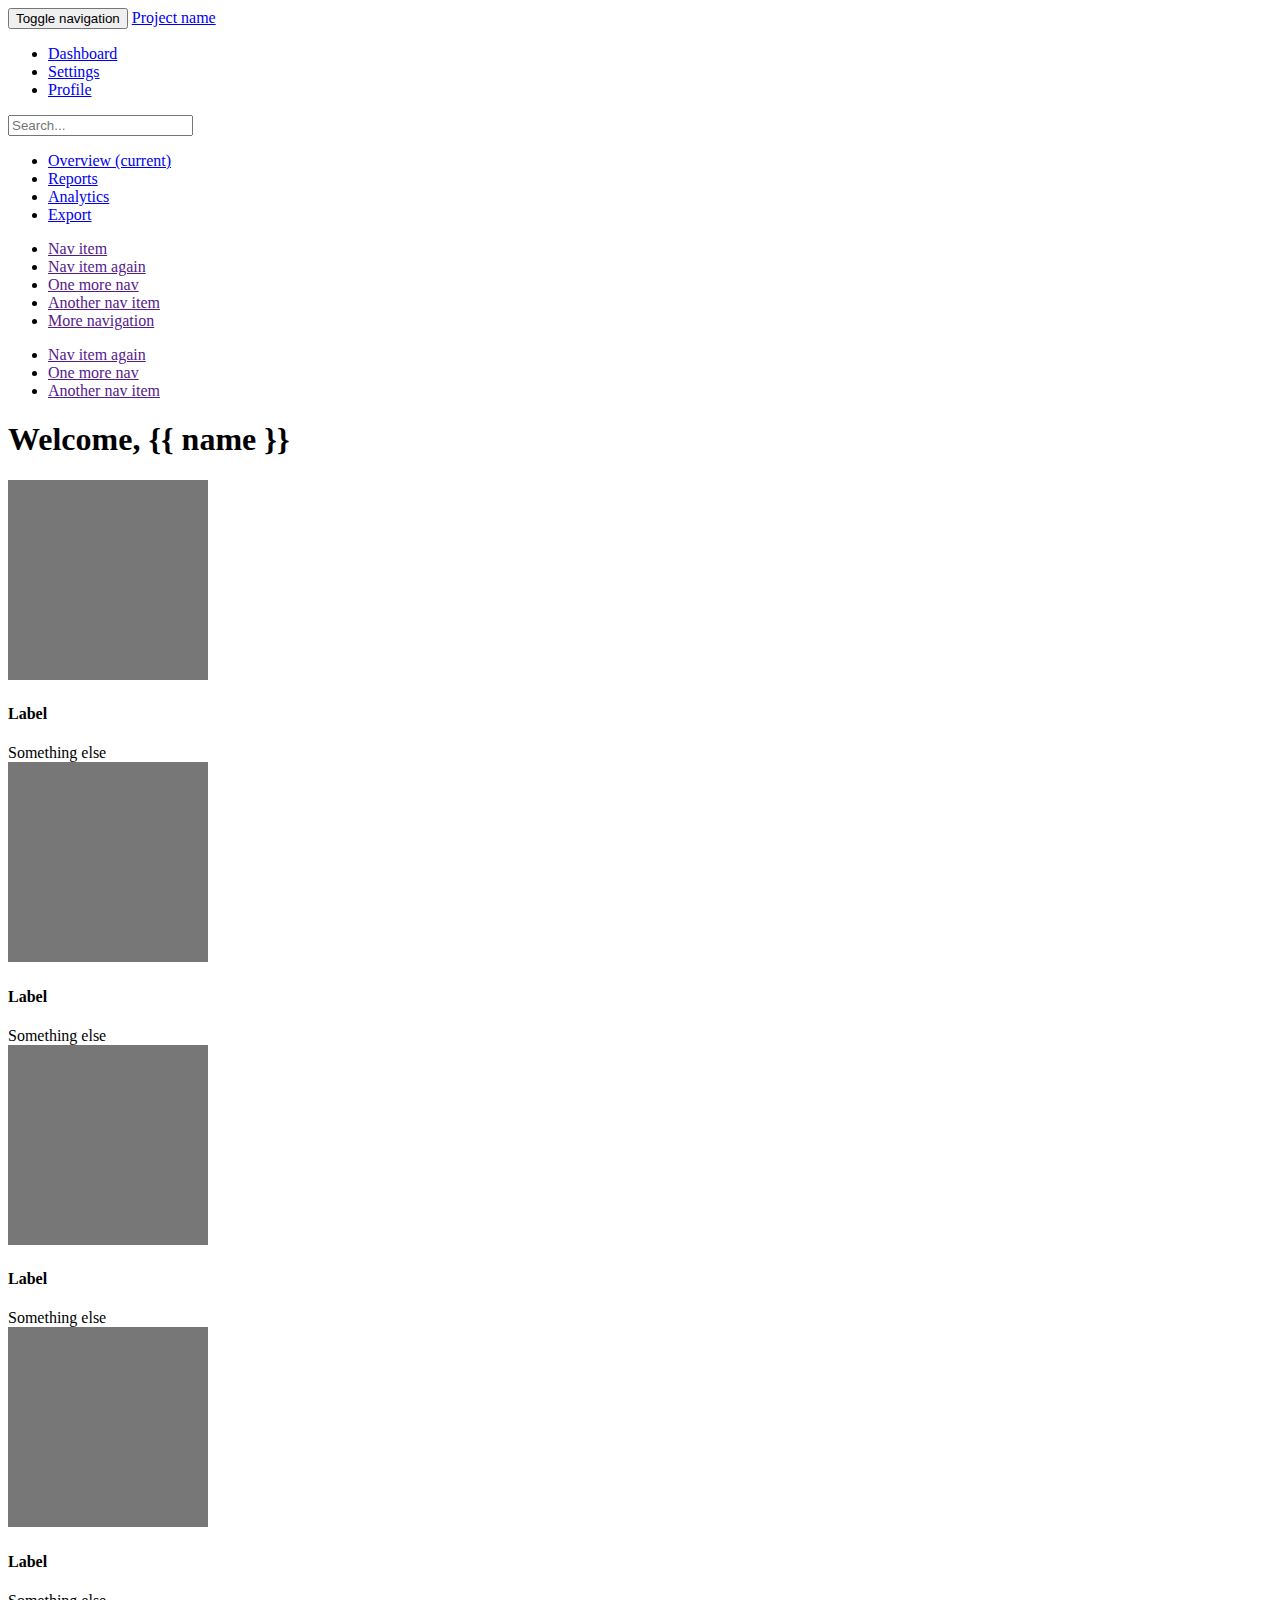
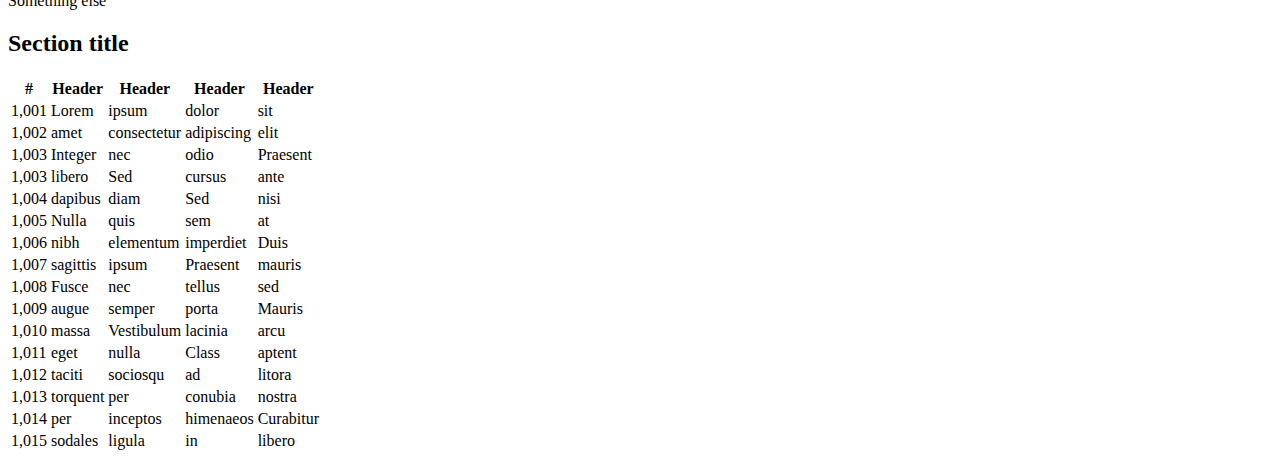
<file: templates/dashboard.html>
<!DOCTYPE html>
<html lang="en">
<head>
    <meta charset="UTF-8">
    <title>Dashboard</title>
</head>
<body>
    <nav class="navbar navbar-inverse navbar-fixed-top">
      <div class="container-fluid">
        <div class="navbar-header">
          <button type="button" class="navbar-toggle collapsed" data-toggle="collapse" data-target="#navbar" aria-expanded="false" aria-controls="navbar">
            <span class="sr-only">Toggle navigation</span>
            <span class="icon-bar"></span>
            <span class="icon-bar"></span>
            <span class="icon-bar"></span>
          </button>
          <a class="navbar-brand" href="#">Project name</a>
        </div>
        <div id="navbar" class="navbar-collapse collapse">
          <ul class="nav navbar-nav navbar-right">
            <li><a href="#">Dashboard</a></li>
            <li><a href="#">Settings</a></li>
            <li><a href="#">Profile</a></li>
          </ul>
          <form class="navbar-form navbar-right">
            <input type="text" class="form-control" placeholder="Search...">
          </form>
        </div>
      </div>
    </nav>

    <div class="container-fluid">
      <div class="row">
        <div class="col-sm-3 col-md-2 sidebar">
          <ul class="nav nav-sidebar">
            <li class="active"><a href="#">Overview <span class="sr-only">(current)</span></a></li>
            <li><a href="#">Reports</a></li>
            <li><a href="#">Analytics</a></li>
            <li><a href="#">Export</a></li>
          </ul>
          <ul class="nav nav-sidebar">
            <li><a href="">Nav item</a></li>
            <li><a href="">Nav item again</a></li>
            <li><a href="">One more nav</a></li>
            <li><a href="">Another nav item</a></li>
            <li><a href="">More navigation</a></li>
          </ul>
          <ul class="nav nav-sidebar">
            <li><a href="">Nav item again</a></li>
            <li><a href="">One more nav</a></li>
            <li><a href="">Another nav item</a></li>
          </ul>
        </div>
        <div class="col-sm-9 col-sm-offset-3 col-md-10 col-md-offset-2 main">
          <h1 class="page-header">Welcome, {{ name }}</h1>

          <div class="row placeholders">
            <div class="col-xs-6 col-sm-3 placeholder">
              <img src="[data-uri]" width="200" height="200" class="img-responsive" alt="Generic placeholder thumbnail">
              <h4>Label</h4>
              <span class="text-muted">Something else</span>
            </div>
            <div class="col-xs-6 col-sm-3 placeholder">
              <img src="[data-uri]" width="200" height="200" class="img-responsive" alt="Generic placeholder thumbnail">
              <h4>Label</h4>
              <span class="text-muted">Something else</span>
            </div>
            <div class="col-xs-6 col-sm-3 placeholder">
              <img src="[data-uri]" width="200" height="200" class="img-responsive" alt="Generic placeholder thumbnail">
              <h4>Label</h4>
              <span class="text-muted">Something else</span>
            </div>
            <div class="col-xs-6 col-sm-3 placeholder">
              <img src="[data-uri]" width="200" height="200" class="img-responsive" alt="Generic placeholder thumbnail">
              <h4>Label</h4>
              <span class="text-muted">Something else</span>
            </div>
          </div>

          <h2 class="sub-header">Section title</h2>
          <div class="table-responsive">
            <table class="table table-striped">
              <thead>
                <tr>
                  <th>#</th>
                  <th>Header</th>
                  <th>Header</th>
                  <th>Header</th>
                  <th>Header</th>
                </tr>
              </thead>
              <tbody>
                <tr>
                  <td>1,001</td>
                  <td>Lorem</td>
                  <td>ipsum</td>
                  <td>dolor</td>
                  <td>sit</td>
                </tr>
                <tr>
                  <td>1,002</td>
                  <td>amet</td>
                  <td>consectetur</td>
                  <td>adipiscing</td>
                  <td>elit</td>
                </tr>
                <tr>
                  <td>1,003</td>
                  <td>Integer</td>
                  <td>nec</td>
                  <td>odio</td>
                  <td>Praesent</td>
                </tr>
                <tr>
                  <td>1,003</td>
                  <td>libero</td>
                  <td>Sed</td>
                  <td>cursus</td>
                  <td>ante</td>
                </tr>
                <tr>
                  <td>1,004</td>
                  <td>dapibus</td>
                  <td>diam</td>
                  <td>Sed</td>
                  <td>nisi</td>
                </tr>
                <tr>
                  <td>1,005</td>
                  <td>Nulla</td>
                  <td>quis</td>
                  <td>sem</td>
                  <td>at</td>
                </tr>
                <tr>
                  <td>1,006</td>
                  <td>nibh</td>
                  <td>elementum</td>
                  <td>imperdiet</td>
                  <td>Duis</td>
                </tr>
                <tr>
                  <td>1,007</td>
                  <td>sagittis</td>
                  <td>ipsum</td>
                  <td>Praesent</td>
                  <td>mauris</td>
                </tr>
                <tr>
                  <td>1,008</td>
                  <td>Fusce</td>
                  <td>nec</td>
                  <td>tellus</td>
                  <td>sed</td>
                </tr>
                <tr>
                  <td>1,009</td>
                  <td>augue</td>
                  <td>semper</td>
                  <td>porta</td>
                  <td>Mauris</td>
                </tr>
                <tr>
                  <td>1,010</td>
                  <td>massa</td>
                  <td>Vestibulum</td>
                  <td>lacinia</td>
                  <td>arcu</td>
                </tr>
                <tr>
                  <td>1,011</td>
                  <td>eget</td>
                  <td>nulla</td>
                  <td>Class</td>
                  <td>aptent</td>
                </tr>
                <tr>
                  <td>1,012</td>
                  <td>taciti</td>
                  <td>sociosqu</td>
                  <td>ad</td>
                  <td>litora</td>
                </tr>
                <tr>
                  <td>1,013</td>
                  <td>torquent</td>
                  <td>per</td>
                  <td>conubia</td>
                  <td>nostra</td>
                </tr>
                <tr>
                  <td>1,014</td>
                  <td>per</td>
                  <td>inceptos</td>
                  <td>himenaeos</td>
                  <td>Curabitur</td>
                </tr>
                <tr>
                  <td>1,015</td>
                  <td>sodales</td>
                  <td>ligula</td>
                  <td>in</td>
                  <td>libero</td>
                </tr>
              </tbody>
            </table>
          </div>
        </div>
      </div>
    </div>
</body>
</html>
</file>
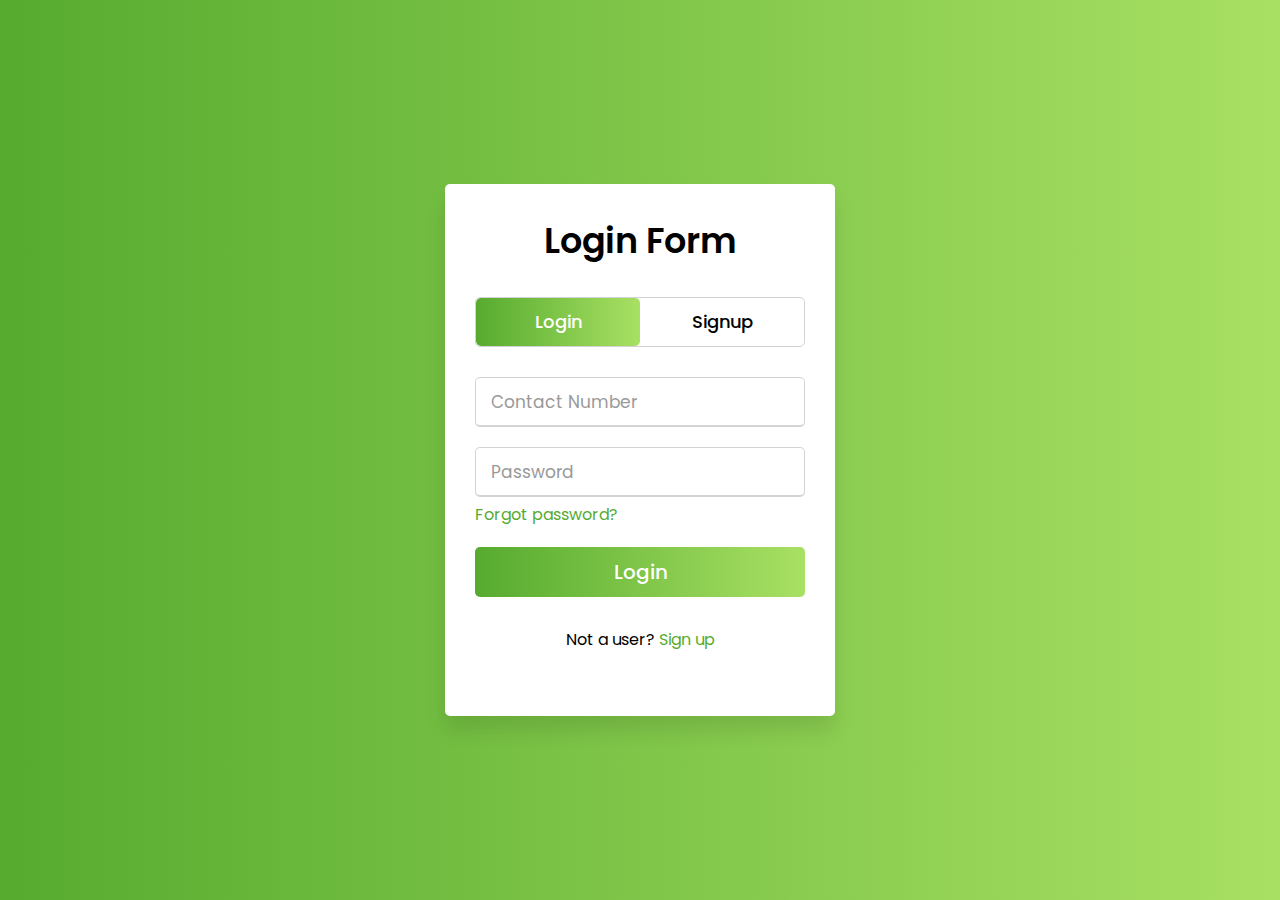
<file: templates/login.html>
<!DOCTYPE html>
<html lang="en" dir="ltr">
<head>
    <meta charset="utf-8">
    <meta name="viewport" content="width=device-width, initial-scale=1.0">
    <title>Login & Signup Form | CodingNepal</title>
</head>


<body>
    <div class="wrapper">
        <div class="title-text">
        <div class="title login">Login Form</div>
        <div class="title signup">Signup Form</div>
    </div>

<div class="form-container">
        <div class="slide-controls">
          <input type="radio" name="slide" id="login" checked>
          <input type="radio" name="slide" id="signup">
          <label for="login" class="slide login">Login</label>
          <label for="signup" class="slide signup">Signup</label>
          <div class="slider-tab">
        </div>
</div>

<div class="form-inner">
    <form action="/login" class="login" method="post">

        <div class="field">
            <input type="varchar" name="num" placeholder="Contact Number" required>
        </div>

        <div class="field">
            <input type="password" name="pass" placeholder="Password" required>
        </div>

        <div class="pass-link">
            <a href="#">Forgot password?</a>
        </div>

        <div class="field btn">
            <div class="btn-layer"></div>
            <input type="submit" value="Login">
        </div>

        <div class="signup-link">
            Not a user? <a href="">Sign up</a>
        </div>
    </form>


    <form action="/signup" class="signup" method="post">
        <div class="field">
            <input type="text" name ='username' placeholder="Name" required>
        </div>

        <div class="field">
            <input type="varchar" name="numb" placeholder="Contact Number" required>
        </div>

        <div class="field">
            <input type="password" name="passw" placeholder="Password" required>
        </div>

        <div class="field btn">
            <div class="btn-layer"></div>
            <input type="submit" value="Signup">
        </div>

        <div class="login-link" style="text-align:center; padding-top:1.5em;">
            Already a user? <a href="">Login In</a>
        </div>
    </form>
</div>


    <style>
        @import url('https://fonts.googleapis.com/css?family=Poppins:400,500,600,700&display=swap');
*{
  margin: 0;
  padding: 0;
  box-sizing: border-box;
  font-family: 'Poppins', sans-serif;
}
html,body{
  display: grid;
  height: 100%;
  width: 100%;
  place-items: center;
  background: -webkit-linear-gradient(left, #56ab2f, #a8e063);
}
::selection{
  background: #a8e063;
  color: #fff;
}
.wrapper{
  overflow: hidden;
  max-width: 390px;
  background: #fff;
  padding: 30px;
  border-radius: 5px;
  box-shadow: 0px 15px 20px rgba(0,0,0,0.1);
}
.wrapper .title-text{
  display: flex;
  width: 200%;
}
.wrapper .title{
  width: 50%;
  font-size: 35px;
  font-weight: 600;
  text-align: center;
  transition: all 0.6s cubic-bezier(0.68,-0.55,0.265,1.55);
}
.wrapper .slide-controls{
  position: relative;
  display: flex;
  height: 50px;
  width: 100%;
  overflow: hidden;
  margin: 30px 0 10px 0;
  justify-content: space-between;
  border: 1px solid lightgrey;
  border-radius: 5px;
}
.slide-controls .slide{
  height: 100%;
  width: 100%;
  color: #fff;
  font-size: 18px;
  font-weight: 500;
  text-align: center;
  line-height: 48px;
  cursor: pointer;
  z-index: 1;
  transition: all 0.6s ease;
}
.slide-controls label.signup{
  color: #000;
}
.slide-controls .slider-tab{
  position: absolute;
  height: 100%;
  width: 50%;
  left: 0;
  z-index: 0;
  border-radius: 5px;
  background: -webkit-linear-gradient(left, #56ab2f, #a8e063);
  transition: all 0.6s cubic-bezier(0.68,-0.55,0.265,1.55);
}
input[type="radio"]{
  display: none;
}
#signup:checked ~ .slider-tab{
  left: 50%;
}
#signup:checked ~ label.signup{
  color: #fff;
  cursor: default;
  user-select: none;
}
#signup:checked ~ label.login{
  color: #000;
}
#login:checked ~ label.signup{
  color: #000;
}
#login:checked ~ label.login{
  cursor: default;
  user-select: none;
}
.wrapper .form-container{
  width: 100%;
  overflow: hidden;
}
.form-container .form-inner{
  display: flex;
  width: 200%;
}
.form-container .form-inner form{
  width: 50%;
  transition: all 0.6s cubic-bezier(0.68,-0.55,0.265,1.55);
}
.form-inner form .field{
  height: 50px;
  width: 100%;
  margin-top: 20px;
}
.form-inner form .field input{
  height: 100%;
  width: 100%;
  outline: none;
  padding-left: 15px;
  border-radius: 5px;
  border: 1px solid lightgrey;
  border-bottom-width: 2px;
  font-size: 17px;
  transition: all 0.3s ease;
}
.form-inner form .field input:focus{
  border-color: #a8e063;
  /* box-shadow: inset 0 0 3px #fb6aae; */
}
.form-inner form .field input::placeholder{
  color: #999;
  transition: all 0.3s ease;
}
form .field input:focus::placeholder{
  color: #a8e063;
}
.form-inner form .pass-link{
  margin-top: 5px;
}
.form-inner form .signup-link{
  text-align: center;
  margin-top: 30px;
}
.form-inner form .pass-link a,
.form-inner form .signup-link a{
  color: #56ab2f;
  text-decoration: none;
}
.form-inner form .pass-link a:hover,
.form-inner form .signup-link a:hover{
  text-decoration: underline;
}
form .btn{
  height: 50px;
  width: 100%;
  border-radius: 5px;
  position: relative;
  overflow: hidden;
}
form .btn .btn-layer{
  height: 100%;
  width: 300%;
  position: absolute;
  left: -100%;
  background: -webkit-linear-gradient(right, #56ab2f, #a8e063, #56ab2f, #a8e063);
  border-radius: 5px;
  transition: all 0.4s ease;;
}
form .btn:hover .btn-layer{
  left: 0;
}
form .btn input[type="submit"]{
  height: 100%;
  width: 100%;
  z-index: 1;
  position: relative;
  background: none;
  border: none;
  color: #fff;
  padding-left: 0;
  border-radius: 5px;
  font-size: 20px;
  font-weight: 500;
  cursor: pointer;
}

    </style>
<script>
      const loginText = document.querySelector(".title-text .login");
      const loginForm = document.querySelector("form.login");
      const loginBtn = document.querySelector("label.login");
      const signupBtn = document.querySelector("label.signup");
      const signupLink = document.querySelector("form .signup-link a");
      signupBtn.onclick = (()=>{
        loginForm.style.marginLeft = "-50%";
        loginText.style.marginLeft = "-50%";
      });
      loginBtn.onclick = (()=>{
        loginForm.style.marginLeft = "0%";
        loginText.style.marginLeft = "0%";
      });
      signupLink.onclick = (()=>{
        signupBtn.click();
        return false;
      });
    </script>

  </body>
</html>
</file>
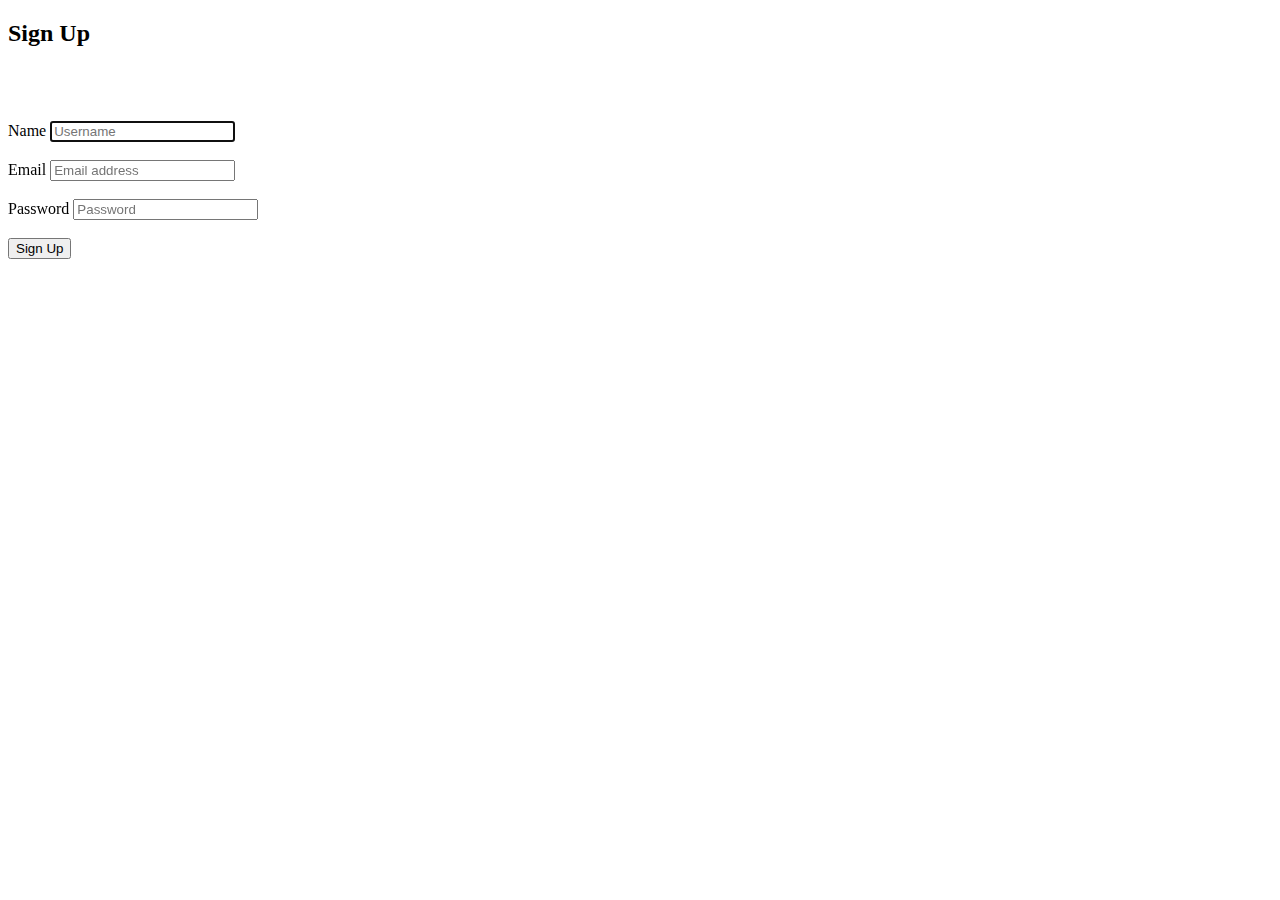
<file: templates/signup.html>
<!DOCTYPE html>
<html lang="en">
<head>
    <meta charset="UTF-8">
    <title>Sign Up</title>
</head>
<body>
  <div class="container">

    <form action="" method="post" class="form-signin">
      <h2 class="form-signin-heading">Sign Up</h2><br><br><br>
      <label for="inputUsername" class="sr-only">Name  </label><input type="text" id="inputUsername" class="form-control" placeholder="Username" required autofocus><br><br>
      <label for="inputEmail" class="sr-only">Email   </label><input type="email" id="inputEmail" class="form-control" placeholder="Email address" required autofocus><br><br>
      <label for="inputPassword" class="sr-only">Password   </label><input type="password" id="inputPassword" class="form-control" placeholder="Password" required><br><br>
      <button class="btn btn-lg btn-primary btn-block" type="submit">Sign Up</button>
    </form>

  </div>
  <style>
    margin-left:250;margin-right:250;margin-top:200;
  </style>
</body>
</html>
</file>
